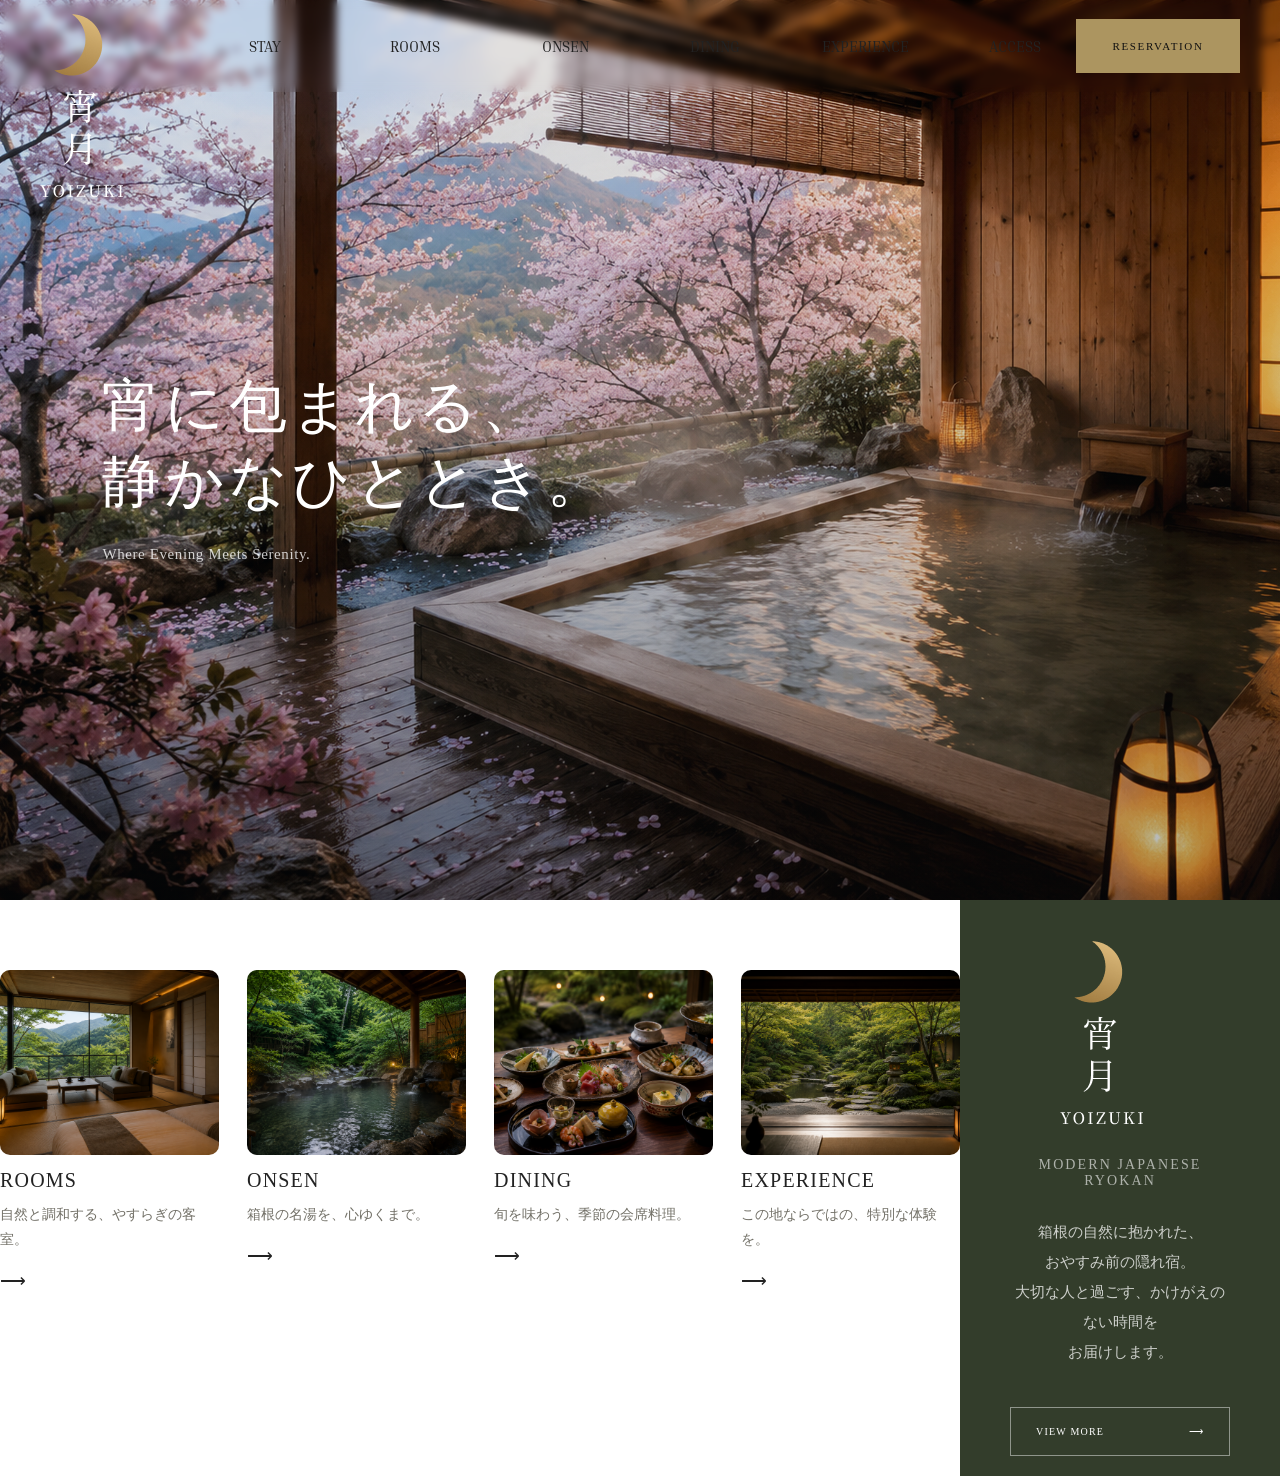
<file: index.html>
<!DOCTYPE html>
<html lang="ja">

<head>
    <meta charset="UTF-8">
    <meta name="viewport" content="width=device-width, initial-scale=1.0">
    <title>YOIZUKI</title>
    <link rel="stylesheet" href="css/style.css">
    <script src="script/jquery-3.7.0.min.js"></script>
    <script src="script/action.js"></script>

    
    <!-- font -->
    <link rel="preconnect" href="https://fonts.googleapis.com">
<link rel="preconnect" href="https://fonts.gstatic.com" crossorigin>
<link href="https://fonts.googleapis.com/css2?family=Cormorant+Garamond:ital,wght@0,300..700;1,300..700&family=Dancing+Script:wght@400..700&family=Inria+Serif:ital,wght@0,300;0,400;0,700;1,300;1,400;1,700&display=swap" rel="stylesheet">
  <!-- font -->
<link rel="preconnect" href="https://fonts.googleapis.com">
<link rel="preconnect" href="https://fonts.gstatic.com" crossorigin>
<link href="https://fonts.googleapis.com/css2?family=Allura&display=swap" rel="stylesheet">
</head>

<body>
<div class="site-wrap">
        <section class="hero">

            <header>

        <div class="inner">
            <div class="logo">
                <a href="#">
                    <img src="img/iogo.png" alt="logo">
                </a>
            </div>
            <nav>
                <ul>
                    <li><a href="#">STAY</a>
                        <ul class="sub">
                            <li><a href="#">Our Story</a></li>
                            <li><a href="#">Concept</a></li>
                            <li><a href="#">Hospitality</a></li>
                        </ul>
                    </li>
                    <li><a href="#">ROOMS</a>
                        <ul class="sub">
                            <li><a href="#">Yuki Suite</a></li>
                            <li><a href="#">Tsuki Suite</a></li>
                            <li><a href="#">Kaze Suite</a></li>
                            <li><a href="#">Room Service</a></li>
                            <li><a href="#">Floor Guide</a></li>
                        </ul>
                    </li>
                    <li><a href="#">ONSEN</a>
                        <ul class="sub">
                            <li><a href="#">Indoor Bath</a></li>
                            <li><a href="#">Open-Air Bath</a></li>
                            <li><a href="#">Private Onsen</a></li>
                            <li><a href="#">Sauna</a></li>
                            <li><a href="#">Spa Treatment</a></li>
                        </ul>
                    </li>
                    <li><a href="#">DINING</a>
                        <ul class="sub">
                            <li><a href="#">Kaiseki</a></li>
                            <li><a href="#">Breakfast</a></li>
                            <li><a href="#">Seasonal Menu</a></li>
                        </ul>
                    </li>
                    <li><a href="#">EXPERIENCE</a>
                        <ul class="sub">
                            <li><a href="#">Tea Ceremony</a></li>
                            <li><a href="#">Garden Walk</a></li>
                            <li><a href="#">Seasonal Events</a></li>
                            <li><a href="#">Local Culture</a></li>
                        </ul>
                       <li><a href="#">ACCESS</a>
                        <ul class="sub">
                            <li><a href="#">Map</a></li>
                            <li><a href="#">Transportation</a></li>
                            <li><a href="#">Parking</a></li>
                              <li><a href="#">Nearby Attractions</a></li>
                        </ul>
                    </li>

                </ul>
            </nav>
            <div class="menuBg"></div>

             <!-- 우측 메뉴 -->
            <div class="header-actions">
          <a href="#reservation" class="header-reservation">
            RESERVATION
          </a>
        </div>

        </div>


    </header>

     <!-- 히어로 중앙 콘텐츠 -->

<section class="slide">
        <ul>
            <li class="s1">
                <a href="#">
                    <div class="slide_text">
                        
                        <h1> 宵に包まれる、<br>
          静かなひととき。</h1>

                        <p class="sub_copy">
                             Where Evening Meets Serenity.

                        </p>
                    </div>
                </a>
            </li>
            <li class="s2">
                <a href="#">
                      <div class="slide_text">
                        
                        <h1> 宵に包まれる、<br>
          静かなひととき。</h1>

                        <p class="sub_copy">
                             Where Evening Meets Serenity.

                        </p>
                    </div>
                </a>
            </li>
            <li class="s3">
                <a href="#">
                    <div class="slide_text">
                        
                        <h1> 宵に包まれる、<br>
          静かなひととき。</h1>

                        <p class="sub_copy">
                             Where Evening Meets Serenity.

                        </p>
                    </div>
                </a>
            </li>
        </ul>
    </section>


        </section>




   <!-- =========================
         하단 콘텐츠
    ========================== -->
    <main class="main-content">

      <!-- 시설 소개 카드 -->
      <section class="service-section">

        <div class="service-grid">

          <article class="service-card" id="rooms">
            <a href="#">
              <div class="service-image">
                <img
                  src="img/room1.png"
                  alt="자연을 바라볼 수 있는 객실"
                >
              </div>

              <div class="service-info">
                <h3>ROOMS</h3>
                <p>自然と調和する、やすらぎの客室。</p>
                <span class="service-arrow">⟶</span>
              </div>
            </a>
          </article>

          <article class="service-card" id="onsen">
            <a href="#">
              <div class="service-image">
                <img
                  src="img/onsen.png"
                  alt="숲속 노천온천"
                >
              </div>

              <div class="service-info">
                <h3>ONSEN</h3>
                <p>箱根の名湯を、心ゆくまで。</p>
                <span class="service-arrow">⟶</span>
              </div>
            </a>
          </article>

          <article class="service-card" id="dining">
            <a href="#">
              <div class="service-image">
                <img
                  src="img/dining.png"
                  alt="제철 식재료로 구성된 일본 요리"
                >
              </div>

              <div class="service-info">
                <h3>DINING</h3>
                <p>旬を味わう、季節の会席料理。</p>
                <span class="service-arrow">⟶</span>
              </div>
            </a>
          </article>

          <article class="service-card" id="experience">
            <a href="#">
              <div class="service-image">
                <img
                  src="img/experience.png"
                  alt="료칸에서 바라보는 일본 정원"
                >
              </div>

              <div class="service-info">
                <h3>EXPERIENCE</h3>
                <p>この地ならではの、特別な体験を。</p>
                <span class="service-arrow">⟶</span>
              </div>
            </a>
          </article>

        </div>

      </section>


      <!-- 브랜드 소개 -->
      <aside class="brand-panel">

        <div class="brand-panel-inner">

          <div class="logo">
                <a href="#">
                    <img src="img/iogo.png" alt="logo">
                </a>
            </div>

          
          <p class="brand-category">MODERN JAPANESE RYOKAN</p>

          <p class="brand-description">
            箱根の自然に抱かれた、<br>
            おやすみ前の隠れ宿。<br>
            大切な人と過ごす、かけがえのない時間を<br>
            お届けします。
          </p>

          <a href="#" class="brand-more">
            <span>VIEW MORE</span>
            <span aria-hidden="true">⟶</span>
          </a>

        </div>

      </aside>

    </main>




</div>
   


</body>

</html>
</file>
<file: css/style.css>
@charset "UTF-8";

* { 
    box-sizing: border-box;
}

ul,
li  {
    list-style: none;
     margin: 0;
    padding: 0;
}

a {
  color: inherit;
    text-decoration: none;
}

button {
    cursor: pointer;
}
html,
body {

    margin: 0;
    padding: 0;
  background: #ffffff;
  color: #222;
}

.site-wrap{
    position: relative;
}

.hero{

    position: relative;
    width: 100%;
    height: 100vh;
    min-height: 720px;
    overflow: hidden;
}

header {
    position: absolute;
    top: 0px;
    left: 0;

    width: 100%;
    height: 92px;
    padding: 0 40px;

    z-index: 20;

    /* 완전 투명하게 하고 싶으면 background 삭제 */

    backdrop-filter: blur(4px);
}

.inner {
    width: 100%;
    max-width: 1400px;
    height: 100%;
    margin: 0 auto;
    padding-top: 0;

    display: flex;
    align-items: center;

    position: relative;
}


.logo {
  width: 200px;
    height: auto;
    padding-top: 20px;
    flex-shrink: 0;

    transform: translateY(50px);
}

.logo img {
    display: block;
    max-width: 100%;
    height: auto;
}

nav {
    position: absolute;
    top: 50%;
    left: 50%;

    transform: translate(-50%, -50%);
    z-index: 10;
}

nav>ul {
    display: flex;
    align-items: center;
    font-family: "Inria Serif", serif;
}

nav > ul > li {
    position: relative;
}

nav>ul>li>a {
   display: flex;
    justify-content: center;
    align-items: center;

    width: 150px;
    height: 92px;
    padding: 0 10px;

    font-size: 15px;
    white-space: nowrap;
    
}

nav>ul>li:hover>a {
   background: #1a1717;
    color: #fff;
}

.sub {
    display: none;

    position: absolute;
    top: 92px;
    left: 0;

    width: 100%;
    z-index: 30;
}
.sub a {
    display: block;
    padding: 10px 5px;

    text-align: center;
    font-size: 14px;
    color: #fff;
}

.sub a:hover {
    background: #1a1717;
}

.menuBg {
    display: none;

    position: absolute;
    top: 92px;
    left: 0;

    width: 100%;
    height: 220px;

    background: rgba(0, 0, 0, 0.82);
    z-index: 9;
}

.header-actions {
    position: absolute;
    top: 50%;
    right: 0;

    transform: translateY(-50%);
    display: flex;
    align-items: center;
}

.header-reservation {
    display: flex;
    justify-content: center;
    align-items: center;

    min-width: 164px;
    height: 54px;
    padding: 0 28px;

    background: #ac9560;
    color: #111;

    font-size: 11px;
    letter-spacing: 0.15em;
}




.slide {
    position: absolute;
    top: 0;
    left: 0;

    width: 100%;
    height: 100%;
    margin: 0;
}
.slide > ul {
    width: 100%;
    height: 100%;
}


.slide > ul > li {
    display: none;

    position: absolute;
    top: 0;
    left: 0;

    width: 100%;
    height: 100%;
}


.slide > ul > li > a {
    display: block;
    width: 100%;
    height: 100%;
}

.slide ul li.s1 {
    display: block;

    background:
        linear-gradient(
            rgba(10, 15, 20, 0.08),
            rgba(10, 15, 20, 0.3)
        ),
        url("../img/slide1.png") center center / cover no-repeat;
}


.slide ul li.s2 {
    background:
        linear-gradient(
            rgba(10, 15, 20, 0.08),
            rgba(10, 15, 20, 0.3)
        ),
        url("../img/slide2.png") center center / cover no-repeat;
}

.slide ul li.s3 {
    background:
        linear-gradient(
            rgba(10, 15, 20, 0.08),
            rgba(10, 15, 20, 0.3)
        ),
        url("../img/slide3.png") center center / cover no-repeat;
}

.slide ul li .slide_text {
    position: absolute;
    top: 50%;
    left: max(8vw, 80px);

    width: auto;
    margin: 0;

    text-align: left;
    transform: translateY(-42%);
    z-index: 2;
}

.slide ul li .slide_text .sub_title {
    font-family: "Allura", cursive;
    font-size: 34px;
    color: #ffffff;
    position: absolute;
    top: 0;left: 60px;
     transform: rotate(-10deg);
}

.slide ul li .slide_text h1 {
    margin: 0 0 28px;

    font-family: "Inria Serif", serif;
    font-size: clamp(46px, 4.5vw, 78px);
    font-weight: 300;
    line-height: 1.3;
    letter-spacing: 0.08em;

    color: #fff;
}

.slide ul li .slide_text .main_copy {
    font-size: 24px;
    font-weight: bold;
    margin-bottom: 24px;
    color: #373332;
}

.slide ul li .slide_text .sub_copy {
    margin: 0;

    font-size: 15px;
    letter-spacing: 0.04em;
    color: rgba(255, 255, 255, 0.78);
}


/* 하단 영역 */

.main-content {
  display: grid;
  grid-template-columns: 3fr 1fr;
}

.service-section {
    max-width:1200px;
    margin:0 auto;
    padding:70px 0;

}

.service-grid {
  display: grid;
  grid-template-columns: repeat(4, 1fr);
  gap: 28px;
}

.service-image {
    width: 100%;
    height: 185px;  
  overflow: hidden;
   border-radius: 10px;
}

.service-image img {
    width: 100%;
    height: 100%;
  object-fit: cover;
   display: block;
    transition: .5s;
}

.service-card:hover img {
  transform: scale(1.05);
}

.service-info {
  padding-top: 14px;
}

.service-info h3 {
  margin: 0 0 10px;
  font-family: serif;
  font-size: 20px;
  font-weight: 400;
  letter-spacing: 0.06em;
}

.service-info p {
  margin: 0 0 18px;
  font-size: 14px;
  line-height: 1.8;
  color: #737168;
}

.service-arrow {
  font-size: 18px;
}


/* 브랜드 패널 */

.brand-panel {
  display: flex;
  justify-content: center;
  align-items: center;

  padding: 20px 50px;
  background: #333d2b;
  color: #fff;
  text-align: center;
}

.brand-panel .logo {
    width: 120px;
    margin: 0 auto 30px;
    transform: none;
}


.brand-panel-inner {
  width: 100%;
}


.brand-category {
  margin: 0 0 28px;
  font-size: 14px;
  letter-spacing: 0.15em;
  opacity: 0.6;
}

.brand-description {
  margin-bottom: 40px;
  font-family: serif;
  font-size: 15px;
  line-height: 2;
  opacity: 0.75;
}

.brand-more {
  display: flex;
  justify-content: space-between;
  align-items: center;

  width: 100%;
  border: 1px solid rgba(255, 255, 255, 0.45);
  padding: 18px 25px;

  font-size: 10px;
  letter-spacing: 0.12em;
}








/* font */
.inria-serif-light {
  font-family: "Inria Serif", serif;
  font-weight: 300;
  font-style: normal;
}

.inria-serif-regular {
  font-family: "Inria Serif", serif;
  font-weight: 400;
  font-style: normal;
}

.inria-serif-bold {
  font-family: "Inria Serif", serif;
  font-weight: 700;
  font-style: normal;
}

.inria-serif-light-italic {
  font-family: "Inria Serif", serif;
  font-weight: 300;
  font-style: italic;
}

.inria-serif-regular-italic {
  font-family: "Inria Serif", serif;
  font-weight: 400;
  font-style: italic;
}

.inria-serif-bold-italic {
  font-family: "Inria Serif", serif;
  font-weight: 700;
  font-style: italic;
}
</file>
